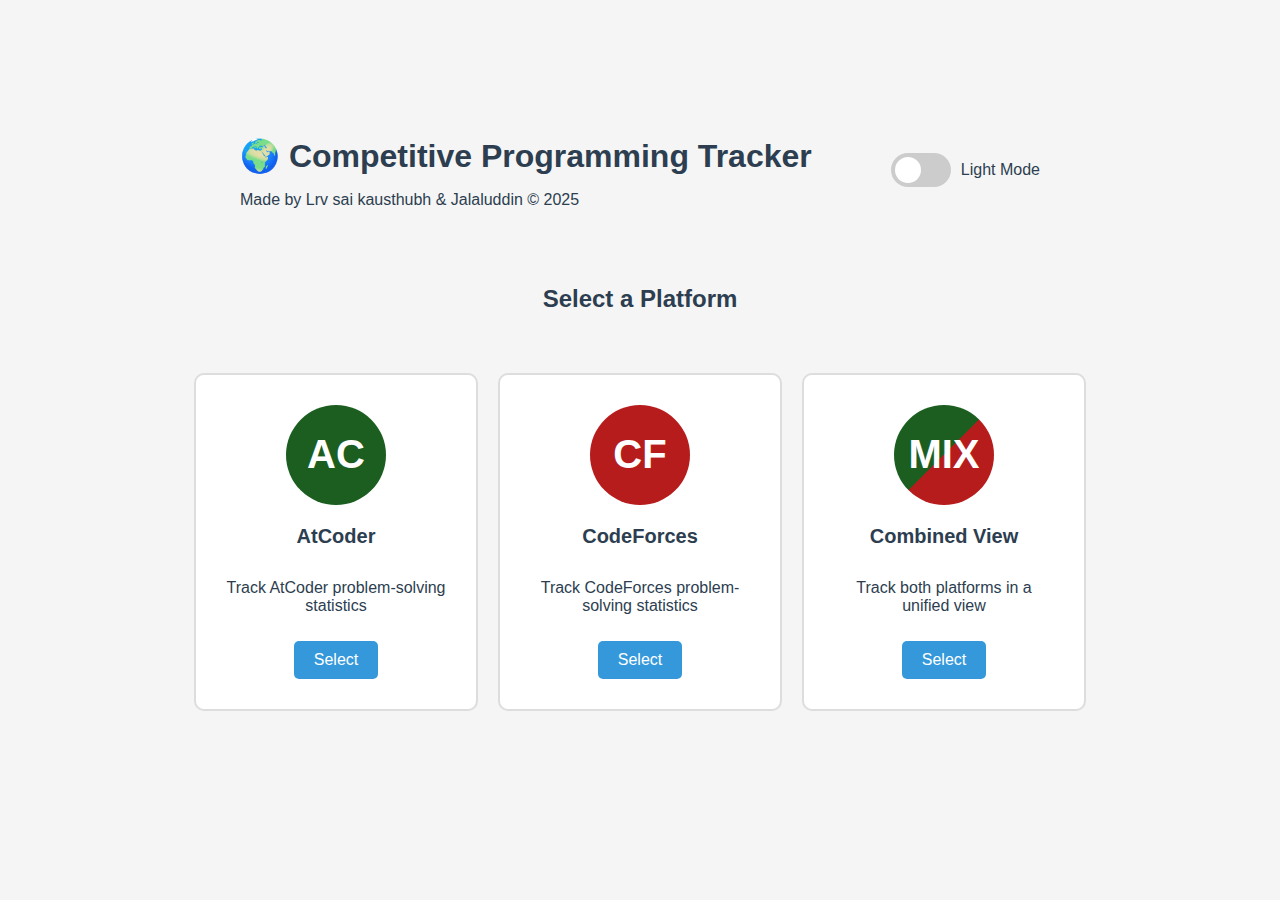
<file: index.html>
<!DOCTYPE html>
<html lang="en" data-theme="light">
<head>
    <meta charset="UTF-8">
    <title>Competitive Programming Tracker</title>
    <meta name="viewport" content="width=device-width, initial-scale=1.0">
    <meta name="robots" content="none,noarchive"/>
    <style>
        :root {
            --bg-color: #f5f5f5;
            --text-color: #2c3e50;
            --card-bg: #fff;
            --card-border: #ddd;
            --button-bg: #3498db;
            --button-text: white;
            --button-hover: #2980b9;
        }
        
        [data-theme="dark"] {
            --bg-color: #1a1a2e;
            --text-color: #e6e6e6;
            --card-bg: #16213e;
            --card-border: #0f3460;
            --button-bg: #0f3460;
            --button-text: #e6e6e6;
            --button-hover: #0a2647;
        }
        
        body {
            font-family: Arial, sans-serif;
            background: var(--bg-color);
            color: var(--text-color);
            padding: 20px;
            transition: all 0.3s ease;
            display: flex;
            flex-direction: column;
            align-items: center;
            justify-content: center;
            min-height: 90vh;
        }
        
        .header-container {
            display: flex;
            justify-content: space-between;
            align-items: center;
            width: 100%;
            max-width: 800px;
            margin-bottom: 40px;
        }
        
        h1 {
            color: var(--text-color);
            margin-bottom: 10px;
        }
        
        .platform-container {
            display: flex;
            flex-wrap: wrap;
            justify-content: center;
            gap: 20px;
            margin: 40px 0;
        }
        
        .platform-card {
            background: var(--card-bg);
            border: 2px solid var(--card-border);
            border-radius: 10px;
            padding: 30px;
            width: 220px;
            text-align: center;
            cursor: pointer;
            transition: all 0.3s ease;
            display: flex;
            flex-direction: column;
            align-items: center;
        }
        
        .platform-card:hover {
            transform: translateY(-10px);
            box-shadow: 0 10px 20px rgba(0,0,0,0.1);
        }
        
        .platform-logo {
            width: 100px;
            height: 100px;
            border-radius: 50%;
            display: flex;
            align-items: center;
            justify-content: center;
            margin: 0 auto 20px;
            font-size: 40px;
            font-weight: bold;
            color: white;
        }
        
        .platform-name {
            font-size: 20px;
            font-weight: bold;
            margin-bottom: 15px;
        }
        
        .platform-button {
            background: var(--button-bg);
            color: var(--button-text);
            border: none;
            padding: 10px 20px;
            border-radius: 5px;
            cursor: pointer;
            transition: background 0.3s;
            text-decoration: none;
            margin-top: 10px;
        }
        
        .platform-button:hover {
            background: var(--button-hover);
        }
        
        /* Theme Switch */
        .theme-switch-wrapper {
            display: flex;
            align-items: center;
        }
        
        .theme-switch {
            display: inline-block;
            position: relative;
            width: 60px;
            height: 34px;
            margin-right: 10px;
        }
        
        .theme-switch input {
            opacity: 0;
            width: 0;
            height: 0;
        }
        
        .slider {
            position: absolute;
            cursor: pointer;
            top: 0;
            left: 0;
            right: 0;
            bottom: 0;
            background-color: #ccc;
            transition: .4s;
        }
        
        .slider:before {
            position: absolute;
            content: "";
            height: 26px;
            width: 26px;
            left: 4px;
            bottom: 4px;
            background-color: white;
            transition: .4s;
        }
        
        input:checked + .slider {
            background-color: var(--button-bg);
        }
        
        input:checked + .slider:before {
            transform: translateX(26px);
        }
        
        .slider.round {
            border-radius: 34px;
        }
        
        .slider.round:before {
            border-radius: 50%;
        }
    </style>
    <script>
        document.addEventListener('DOMContentLoaded', function() {
            // Add theme switch functionality
            const themeSwitch = document.getElementById('checkbox');
            const themeLabel = document.getElementById('theme-label');
            
            // Check if user has previously selected a theme
            const currentTheme = localStorage.getItem('theme') || 'light';
            document.documentElement.setAttribute('data-theme', currentTheme);
            
            // Update checkbox state based on saved preference
            if (currentTheme === 'dark') {
                themeSwitch.checked = true;
                themeLabel.textContent = 'Dark Mode';
            }
            
            // Listen for theme toggle
            themeSwitch.addEventListener('change', function() {
                if (this.checked) {
                    document.documentElement.setAttribute('data-theme', 'dark');
                    localStorage.setItem('theme', 'dark');
                    themeLabel.textContent = 'Dark Mode';
                } else {
                    document.documentElement.setAttribute('data-theme', 'light');
                    localStorage.setItem('theme', 'light');
                    themeLabel.textContent = 'Light Mode';
                }
            });
        });
    </script>
</head>
<body>
    <div class="header-container">
        <div>
            <h1>🌍 Competitive Programming Tracker</h1>
            <p>Made by Lrv sai kausthubh  & Jalaluddin © 2025</p>
        </div>
        <div class="theme-switch-wrapper">
            <label class="theme-switch" for="checkbox">
                <input type="checkbox" id="checkbox" />
                <div class="slider round"></div>
            </label>
            <span id="theme-label">Light Mode</span>
        </div>
    </div>
    
    <h2>Select a Platform</h2>
    
    <div class="platform-container">
        <div class="platform-card">
            <div class="platform-logo" style="background-color: #1b5e20;">AC</div>
            <div class="platform-name">AtCoder</div>
            <p>Track AtCoder problem-solving statistics</p>
            <a href="atcoder.html" class="platform-button">Select</a>
        </div>
        
        <div class="platform-card">
            <div class="platform-logo" style="background-color: #b71c1c;">CF</div>
            <div class="platform-name">CodeForces</div>
            <p>Track CodeForces problem-solving statistics</p>
            <a href="codeforces.html" class="platform-button">Select</a>
        </div>
        
        <!-- New Mixed Platform Card -->
        <div class="platform-card">
            <div class="platform-logo" style="background: linear-gradient(135deg, #1b5e20 0%, #1b5e20 50%, #b71c1c 50%, #b71c1c 100%);">MIX</div>
            <div class="platform-name">Combined View</div>
            <p>Track both platforms in a unified view</p>
            <a href="mix.html" class="platform-button">Select</a>
        </div>
    </div>
</body>

</html>
</file>
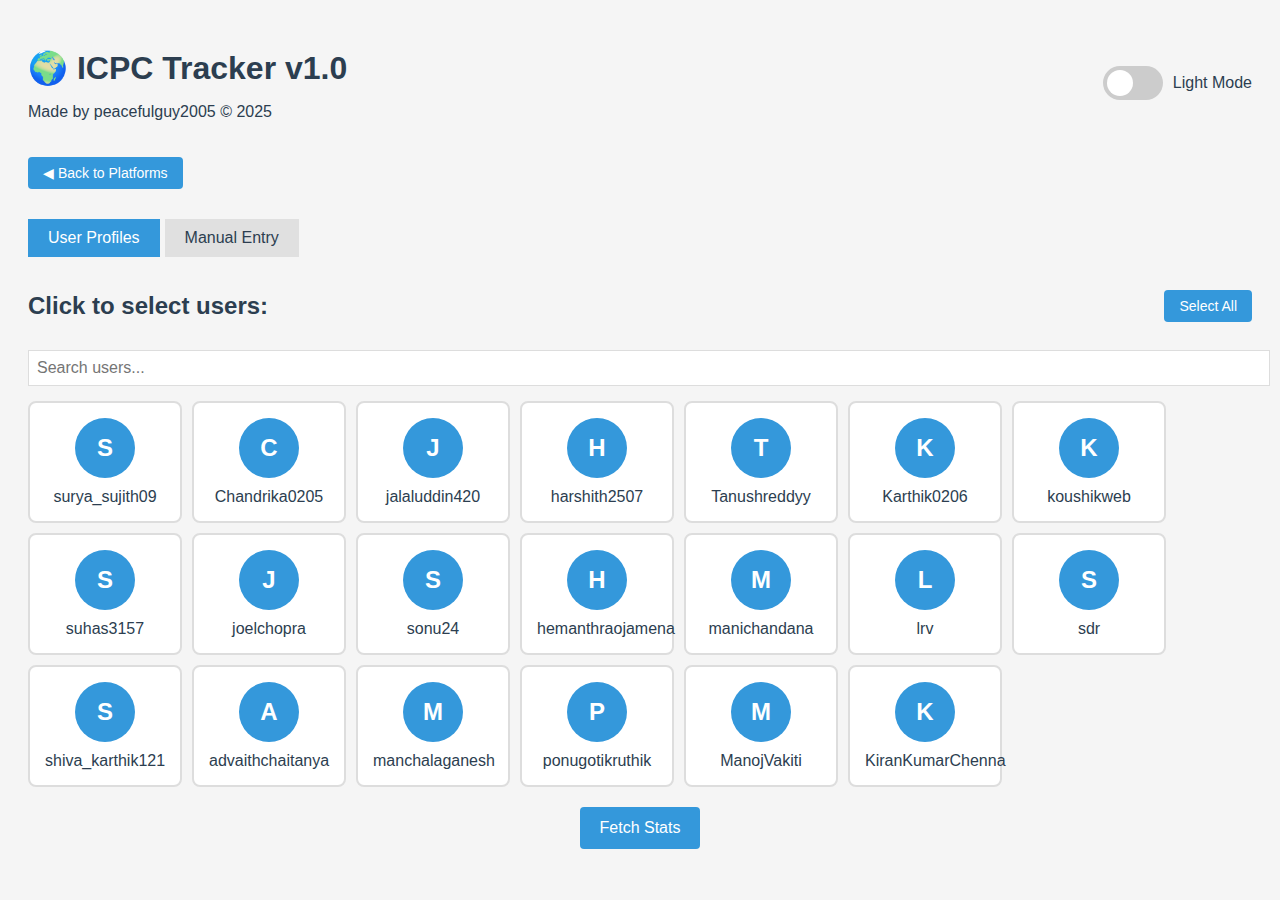
<file: atcoder.html>
<!DOCTYPE html>
<html lang="en" data-theme="light">

<head>
    <meta charset="UTF-8">
    <title>ICPC Tracker v1.0</title>
    
    <link rel="stylesheet" href="atcoder.css">
    <meta charset="UTF-8">
    <meta name="viewport" content="width=device-width, initial-scale=1.0" >
    <meta name="robots" content="none,noarchive"/>
</head>

<body>

    <div class="header-container">
        <div>
            <h1>🌍 ICPC Tracker v1.0</h1>
            <p>Made by peacefulguy2005 © 2025</p>
        </div>
        <div class="theme-switch-wrapper">
            <label class="theme-switch" for="checkbox">
                <input type="checkbox" id="checkbox" />
                <div class="slider round"></div>
            </label>
            <span id="theme-label">Light Mode</span>
        </div>
    </div>

    <div class="nav-buttons">
        <a href="index.html" class="nav-button">◀ Back to Platforms</a>
    </div>

    <div class="tab-container">
        <button class="tab-button active" onclick="showTab('profiles-tab')">User Profiles</button>
        <button class="tab-button" onclick="showTab('manual-tab')">Manual Entry</button>
    </div>

    <div id="profiles-tab" class="tab-content">
        <div class="profiles-header">
            <h2>Click to select users:</h2>
            <button id="select-all-btn" class="action-button">Select All</button>
        </div>
        <div class="search-box">
            <input type="text" id="profile-search" placeholder="Search users...">
        </div>
        <div id="user-profiles" class="user-profiles-container">
            <!-- User profiles will be generated here -->
        </div>
    </div>

    <div id="manual-tab" class="tab-content" style="display:none;">
        <label>Enter AtCoder usernames (one per line):</label><br>
        <textarea id="usernames"></textarea><br>
    </div>

    <button id="fetch-button" onclick="fetchStats()">Fetch Stats</button>

    <p id="timestamp"></p>
    
    <!-- New category filter bar -->
    <div id="category-filter" class="category-filter" style="display:none;">
        <h3>Filter by Problem Categories:</h3>
        <div class="filter-options">
            <label class="filter-checkbox">
                <input type="checkbox" id="filter-all" checked> All
            </label>
            <label class="filter-checkbox">
                <input type="checkbox" id="filter-A" checked> A
            </label>
            <label class="filter-checkbox">
                <input type="checkbox" id="filter-B" checked> B
            </label>
            <label class="filter-checkbox">
                <input type="checkbox" id="filter-C" checked> C
            </label>
            <label class="filter-checkbox">
                <input type="checkbox" id="filter-D" checked> D
            </label>
            <label class="filter-checkbox">
                <input type="checkbox" id="filter-E" checked> E
            </label>
            <label class="filter-checkbox">
                <input type="checkbox" id="filter-F" checked> F
            </label>
            <label class="filter-checkbox">
                <input type="checkbox" id="filter-G" checked> G
            </label>
            <label class="filter-checkbox">
                <input type="checkbox" id="filter-H" checked> H/Ex
            </label>
        </div>
        <button id="apply-filter" class="action-button">Apply Filter</button>
    </div>
    
    <div id="table-container"></div>

    <script src="atcoder.js"></script>
</body>

</html>
</file>
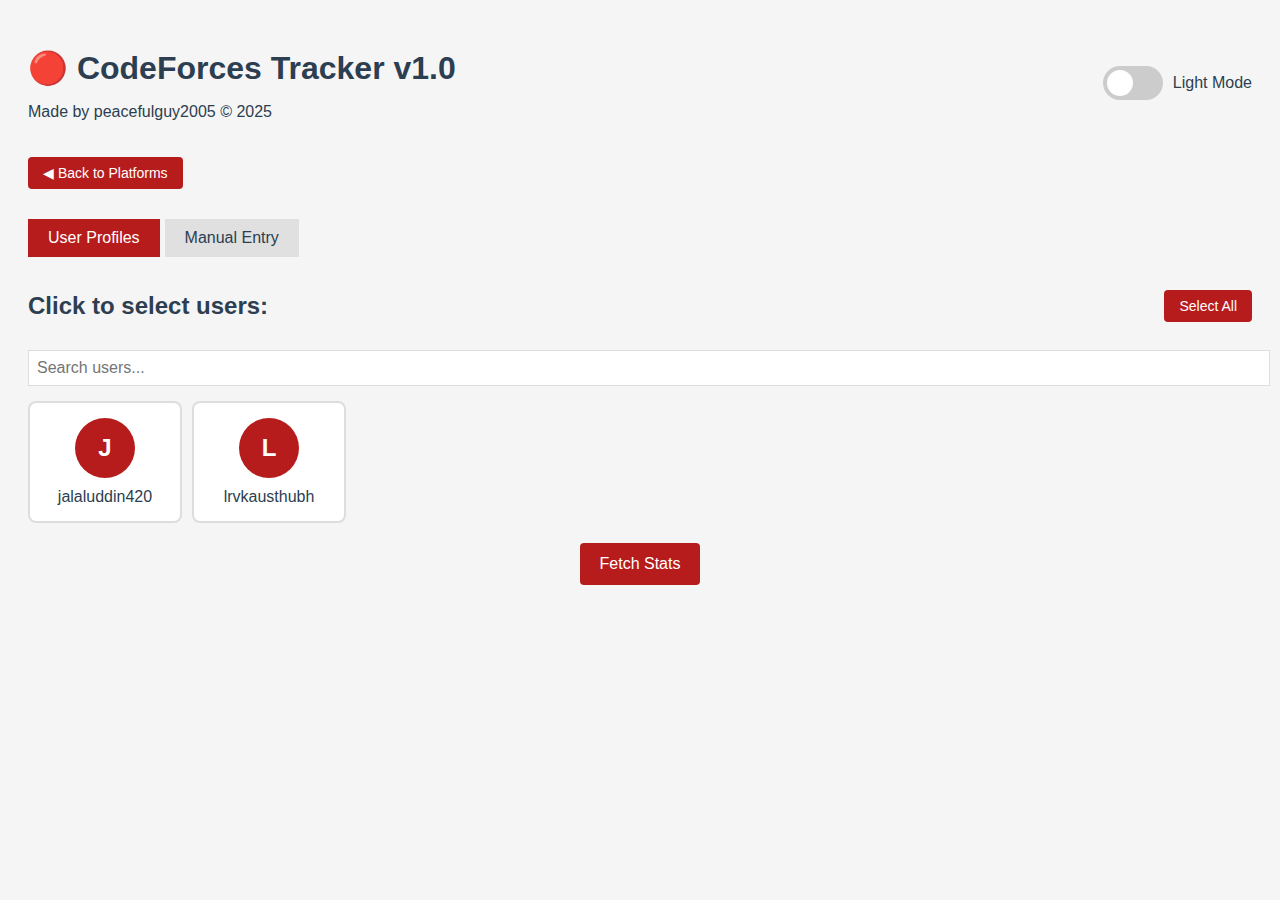
<file: codeforces.html>
<!DOCTYPE html>
<html lang="en" data-theme="light">

<head>
    <meta charset="UTF-8">
    <title>CodeForces Tracker v1.0</title>
    
    <link rel="stylesheet" href="codeforces.css">
    <meta charset="UTF-8">
    <meta name="viewport" content="width=device-width, initial-scale=1.0">
    <meta name="robots" content="none,noarchive"/>
</head>

<body>
    <div class="header-container">
        <div>
            <h1>🔴 CodeForces Tracker v1.0</h1>
            <p>Made by peacefulguy2005 © 2025</p>
        </div>
        <div class="theme-switch-wrapper">
            <label class="theme-switch" for="checkbox">
                <input type="checkbox" id="checkbox" />
                <div class="slider round"></div>
            </label>
            <span id="theme-label">Light Mode</span>
        </div>
    </div>

    <div class="nav-buttons">
        <a href="index.html" class="nav-button">◀ Back to Platforms</a>
    </div>

    <div class="tab-container">
        <button class="tab-button active" onclick="showTab('profiles-tab')">User Profiles</button>
        <button class="tab-button" onclick="showTab('manual-tab')">Manual Entry</button>
    </div>

    <div id="profiles-tab" class="tab-content">
        <div class="profiles-header">
            <h2>Click to select users:</h2>
            <button id="select-all-btn" class="action-button">Select All</button>
        </div>
        <div class="search-box">
            <input type="text" id="profile-search" placeholder="Search users...">
        </div>
        <div id="user-profiles" class="user-profiles-container">
            <!-- User profiles will be generated here -->
        </div>
    </div>

    <div id="manual-tab" class="tab-content" style="display:none;">
        <label>Enter CodeForces usernames (one per line):</label><br>
        <textarea id="usernames"></textarea><br>
    </div>

    <button id="fetch-button" onclick="fetchStats()">Fetch Stats</button>

    <p id="timestamp"></p>
    <div id="table-container"></div>

    <script src="codeforces.js"></script>
</body>

</html>
</file>
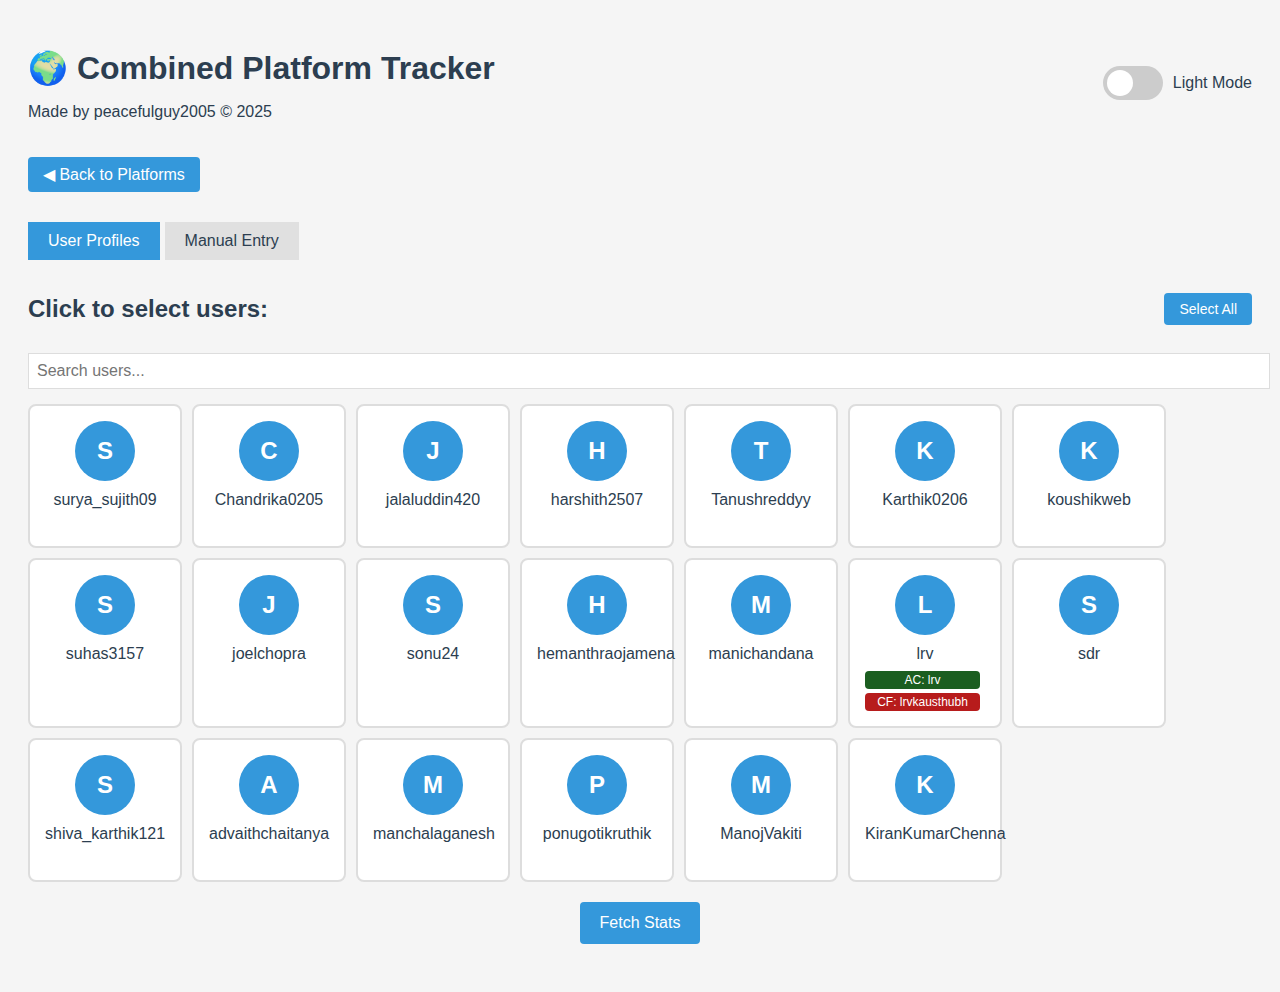
<file: mix.html>
<!DOCTYPE html>
<html lang="en" data-theme="light">

<head>
    <meta charset="UTF-8">
    <title>Combined Platform Tracker</title>
    
    <link rel="stylesheet" href="mix.css">
    <meta charset="UTF-8">
    <meta name="viewport" content="width=device-width, initial-scale=1.0" >
    <meta name="robots" content="none,noarchive"/>
</head>

<body>

    <div class="header-container">
        <div>
            <h1>🌍 Combined Platform Tracker</h1>
            <p>Made by peacefulguy2005 © 2025</p>
        </div>
        <div class="theme-switch-wrapper">
            <label class="theme-switch" for="checkbox">
                <input type="checkbox" id="checkbox" />
                <div class="slider round"></div>
            </label>
            <span id="theme-label">Light Mode</span>
        </div>
    </div>

    <div class="nav-buttons">
        <a href="index.html" class="nav-button">◀ Back to Platforms</a>
    </div>

    <div class="tab-container">
        <button class="tab-button active" onclick="showTab('profiles-tab')">User Profiles</button>
        <button class="tab-button" onclick="showTab('manual-tab')">Manual Entry</button>
    </div>

    <div id="profiles-tab" class="tab-content">
        <div class="profiles-header">
            <h2>Click to select users:</h2>
            <button id="select-all-btn" class="action-button">Select All</button>
        </div>
        <div class="search-box">
            <input type="text" id="profile-search" placeholder="Search users...">
        </div>
        <div id="user-profiles" class="user-profiles-container">
            <!-- User profiles will be generated here -->
        </div>
    </div>

    <div id="manual-tab" class="tab-content" style="display:none;">
        <label>Enter usernames (one per line):</label><br>
        <textarea id="usernames"></textarea><br>
        <div class="platform-options">
            <p>Select which platforms to fetch:</p>
            <label class="platform-checkbox">
                <input type="checkbox" id="platform-atcoder" checked> AtCoder
            </label>
            <label class="platform-checkbox">
                <input type="checkbox" id="platform-codeforces" checked> CodeForces
            </label>
        </div>
    </div>

    <button id="fetch-button" onclick="fetchStats()">Fetch Stats</button>

    <p id="timestamp"></p>
    
    <!-- Platform selection for filter -->
    <div id="platform-filter" class="platform-filter" style="display:none;">
        <h3>Select Platforms:</h3>
        <div class="platform-options">
            <label class="platform-checkbox">
                <input type="checkbox" id="show-atcoder" checked> AtCoder
            </label>
            <label class="platform-checkbox">
                <input type="checkbox" id="show-codeforces" checked> CodeForces
            </label>
        </div>
    </div>
    
    <!-- Category filter -->
    <div id="category-filter" class="category-filter" style="display:none;">
        <h3>Filter by Problem Categories:</h3>
        <div class="filter-options">
            <label class="filter-checkbox">
                <input type="checkbox" id="filter-all" checked> All
            </label>
            <div id="atcoder-categories">
                <h4>AtCoder</h4>
                <div class="filter-group">
                    <label class="filter-checkbox">
                        <input type="checkbox" id="filter-A" checked> A
                    </label>
                    <label class="filter-checkbox">
                        <input type="checkbox" id="filter-B" checked> B
                    </label>
                    <label class="filter-checkbox">
                        <input type="checkbox" id="filter-C" checked> C
                    </label>
                    <label class="filter-checkbox">
                        <input type="checkbox" id="filter-D" checked> D
                    </label>
                    <label class="filter-checkbox">
                        <input type="checkbox" id="filter-E" checked> E
                    </label>
                    <label class="filter-checkbox">
                        <input type="checkbox" id="filter-F" checked> F
                    </label>
                    <label class="filter-checkbox">
                        <input type="checkbox" id="filter-G" checked> G
                    </label>
                    <label class="filter-checkbox">
                        <input type="checkbox" id="filter-H" checked> H/Ex
                    </label>
                </div>
            </div>
            <!-- Replace the CodeForces categories section with this -->
<div id="codeforces-categories">
    <h4>CodeForces</h4>
    <div class="filter-group">
        <label class="filter-checkbox">
            <input type="checkbox" id="filter-CF-800" checked> 800-999
        </label>
        <label class="filter-checkbox">
            <input type="checkbox" id="filter-CF-1000" checked> 1000-1199
        </label>
        <label class="filter-checkbox">
            <input type="checkbox" id="filter-CF-1200" checked> 1200-1399
        </label>
        <label class="filter-checkbox">
            <input type="checkbox" id="filter-CF-1400" checked> 1400-1599
        </label>
        <label class="filter-checkbox">
            <input type="checkbox" id="filter-CF-1600" checked> 1600-1899
        </label>
        <label class="filter-checkbox">
            <input type="checkbox" id="filter-CF-1900" checked> 1900+
        </label>
    </div>
</div>
        </div>
        <button id="apply-filter" class="action-button">Apply Filter</button>
    </div>
    
    <div id="table-container"></div>

    <script src="mix.js"></script>
</body>

</html>
</file>
<file: atcoder.css>
:root {
    --bg-color: #f5f5f5;
    --text-color: #2c3e50;
    --header-color: #2c3e50;
    --card-bg: #fff;
    --card-border: #ddd;
    --table-bg: #fff;
    --table-border: #ddd;
    --table-header-bg: #3498db;
    --table-header-text: white;
    --table-row-alt: #f2f2f2;
    --button-bg: #3498db;
    --button-text: white;
    --button-hover: #2980b9;
    --tab-bg: #e0e0e0;
    --tab-active-bg: #3498db;
    --tab-active-text: white;
    --selected-bg: #e1f5fe;
    --selected-border: #3498db;
    --avatar-bg: #3498db;
    --avatar-text: white;
}

[data-theme="dark"] {
    --bg-color: #1a1a2e;
    --text-color: #e6e6e6;
    --header-color: #e6e6e6;
    --card-bg: #16213e;
    --card-border: #0f3460;
    --table-bg: #16213e;
    --table-border: #0f3460;
    --table-header-bg: #0f3460;
    --table-header-text: #e6e6e6;
    --table-row-alt: #1a1a2e;
    --button-bg: #0f3460;
    --button-text: #e6e6e6;
    --button-hover: #0a2647;
    --tab-bg: #16213e;
    --tab-active-bg: #0f3460;
    --tab-active-text: #e6e6e6;
    --selected-bg: #0a2647;
    --selected-border: #3498db;
    --avatar-bg: #0f3460;
    --avatar-text: #e6e6e6;
}

body {
    font-family: Arial, sans-serif;
    background: var(--bg-color);
    padding: 20px;
    color: var(--text-color);
    transition: all 0.3s ease;
}

.header-container {
    display: flex;
    justify-content: space-between;
    align-items: center;
    margin-bottom: 20px;
}

h1 {
    color: var(--header-color);
    margin-bottom: 5px;
}

table {
    border-collapse: collapse;
    width: 100%;
    background: var(--table-bg);
    margin-top: 20px;
}

th,
td {
    border: 1px solid var(--table-border);
    padding: 8px;
    text-align: center;
}

th {
    background-color: var(--table-header-bg);
    color: var(--table-header-text);
}

tr.top {
    background-color: gold;
    font-weight: bold;
}

tr:nth-child(even) {
    background-color: var(--table-row-alt);
}

button {
    padding: 10px 15px;
    font-size: 16px;
    cursor: pointer;
    margin-top: 10px;
}

textarea {
    width: 100%;
    height: 100px;
    font-size: 16px;
    padding: 10px;
    background: var(--card-bg);
    color: var(--text-color);
    border: 1px solid var(--card-border);
}

#timestamp {
    margin-top: 10px;
    color: var(--text-color);
}

/* User profiles styles */
.tab-container {
    display: flex;
    margin-bottom: 15px;
}

.tab-button {
    background: var(--tab-bg);
    border: none;
    padding: 10px 20px;
    margin-right: 5px;
    cursor: pointer;
    color: var(--text-color);
}

.tab-button.active {
    background: var(--tab-active-bg);
    color: var(--tab-active-text);
}

.tab-content {
    margin-bottom: 20px;
}

.profiles-header {
    display: flex;
    justify-content: space-between;
    align-items: center;
    margin-bottom: 10px;
}

.search-box {
    margin-bottom: 15px;
}

.search-box input {
    width: 100%;
    padding: 8px;
    font-size: 16px;
    background: var(--card-bg);
    color: var(--text-color);
    border: 1px solid var(--card-border);
}

.user-profiles-container {
    display: flex;
    flex-wrap: wrap;
    gap: 10px;
    margin-bottom: 20px;
}

.user-profile {
    background: var(--card-bg);
    border: 2px solid var(--card-border);
    border-radius: 8px;
    padding: 15px;
    width: 120px;
    text-align: center;
    cursor: pointer;
    transition: all 0.2s ease;
}

.user-profile:hover {
    transform: translateY(-3px);
    box-shadow: 0 5px 15px rgba(0,0,0,0.1);
}

.user-profile.selected {
    background: var(--selected-bg);
    border-color: var(--selected-border);
}

.user-profile .avatar {
    width: 60px;
    height: 60px;
    background: var(--avatar-bg);
    border-radius: 50%;
    display: flex;
    align-items: center;
    justify-content: center;
    margin: 0 auto 10px;
    color: var(--avatar-text);
    font-size: 24px;
    font-weight: bold;
}

#fetch-button {
    background: var(--button-bg);
    color: var(--button-text);
    border: none;
    padding: 12px 20px;
    font-size: 16px;
    border-radius: 4px;
    cursor: pointer;
    transition: background 0.3s;
    display: block;
    margin: 20px auto;
}

#fetch-button:hover {
    background: var(--button-hover);
}

.action-button {
    background: var(--button-bg);
    color: var(--button-text);
    border: none;
    padding: 8px 15px;
    font-size: 14px;
    border-radius: 4px;
    cursor: pointer;
    margin: 0;
}

.action-button:hover {
    background: var(--button-hover);
}

/* Theme Switch */
.theme-switch-wrapper {
    display: flex;
    align-items: center;
}

.theme-switch {
    display: inline-block;
    position: relative;
    width: 60px;
    height: 34px;
    margin-right: 10px;
}

.theme-switch input {
    opacity: 0;
    width: 0;
    height: 0;
}

.slider {
    position: absolute;
    cursor: pointer;
    top: 0;
    left: 0;
    right: 0;
    bottom: 0;
    background-color: #ccc;
    transition: .4s;
}

.slider:before {
    position: absolute;
    content: "";
    height: 26px;
    width: 26px;
    left: 4px;
    bottom: 4px;
    background-color: white;
    transition: .4s;
}

input:checked + .slider {
    background-color: var(--button-bg);
}

input:checked + .slider:before {
    transform: translateX(26px);
}

.slider.round {
    border-radius: 34px;
}

.slider.round:before {
    border-radius: 50%;
}

/* Add these styles to the existing icpc.css file */

.nav-buttons {
    margin-bottom: 20px;
}

.nav-button {
    background: var(--button-bg);
    color: var(--button-text);
    border: none;
    padding: 8px 15px;
    text-decoration: none;
    border-radius: 4px;
    font-size: 14px;
    display: inline-block;
}

.nav-button:hover {
    background: var(--button-hover);
}


/* Add these styles to your existing atcoder.css file */

/* Category Filter Styles */
.category-filter {
    background: var(--card-bg);
    border: 1px solid var(--card-border);
    border-radius: 8px;
    padding: 15px;
    margin: 20px 0;
}

.category-filter h3 {
    margin-top: 0;
    margin-bottom: 15px;
    color: var(--text-color);
}

.filter-options {
    display: flex;
    flex-wrap: wrap;
    gap: 15px;
    margin-bottom: 15px;
}

.filter-checkbox {
    display: flex;
    align-items: center;
    cursor: pointer;
    user-select: none;
    color: var(--text-color);
}

.filter-checkbox input {
    margin-right: 5px;
    cursor: pointer;
}

#apply-filter {
    background: var(--button-bg);
    color: var(--button-text);
    border: none;
    padding: 8px 15px;
    font-size: 14px;
    border-radius: 4px;
    cursor: pointer;
}

#apply-filter:hover {
    background: var(--button-hover);
}

/* Column visibility style */
.hidden-column {
    display: none;
}

/* Summary row style */
tr.summary-row {
    background-color: var(--selected-bg);
    font-weight: bold;
}

/* Filter tag style */
.active-filters {
    display: flex;
    flex-wrap: wrap;
    gap: 8px;
    margin-bottom: 10px;
}

.filter-tag {
    background: var(--selected-bg);
    color: var(--text-color);
    padding: 4px 10px;
    border-radius: 20px;
    font-size: 14px;
    display: inline-flex;
    align-items: center;
}

.filter-tag .remove {
    margin-left: 5px;
    cursor: pointer;
    font-weight: bold;
}
</file>
<file: codeforces.css>
:root {
    --bg-color: #f5f5f5;
    --text-color: #2c3e50;
    --header-color: #2c3e50;
    --card-bg: #fff;
    --card-border: #ddd;
    --table-bg: #fff;
    --table-border: #ddd;
    --table-header-bg: #b71c1c; /* Red for CodeForces */
    --table-header-text: white;
    --table-row-alt: #f2f2f2;
    --button-bg: #b71c1c; /* Red for CodeForces */
    --button-text: white;
    --button-hover: #8b0000; /* Darker red for hover */
    --tab-bg: #e0e0e0;
    --tab-active-bg: #b71c1c; /* Red for CodeForces */
    --tab-active-text: white;
    --selected-bg: #ffebee; /* Light red for selection */
    --selected-border: #b71c1c;
    --avatar-bg: #b71c1c;
    --avatar-text: white;
}

[data-theme="dark"] {
    --bg-color: #1a1a2e;
    --text-color: #e6e6e6;
    --header-color: #e6e6e6;
    --card-bg: #16213e;
    --card-border: #0f3460;
    --table-bg: #16213e;
    --table-border: #0f3460;
    --table-header-bg: #8b0000; /* Darker red for dark mode */
    --table-header-text: #e6e6e6;
    --table-row-alt: #1a1a2e;
    --button-bg: #8b0000; /* Darker red for dark mode */
    --button-text: #e6e6e6;
    --button-hover: #5c0000;
    --tab-bg: #16213e;
    --tab-active-bg: #8b0000;
    --tab-active-text: #e6e6e6;
    --selected-bg: #310000; /* Very dark red for dark mode selection */
    --selected-border: #b71c1c;
    --avatar-bg: #8b0000;
    --avatar-text: #e6e6e6;
}

body {
    font-family: Arial, sans-serif;
    background: var(--bg-color);
    padding: 20px;
    color: var(--text-color);
    transition: all 0.3s ease;
}

.header-container {
    display: flex;
    justify-content: space-between;
    align-items: center;
    margin-bottom: 20px;
}

h1 {
    color: var(--header-color);
    margin-bottom: 5px;
}

table {
    border-collapse: collapse;
    width: 100%;
    background: var(--table-bg);
    margin-top: 20px;
}

th,
td {
    border: 1px solid var(--table-border);
    padding: 8px;
    text-align: center;
}

th {
    background-color: var(--table-header-bg);
    color: var(--table-header-text);
}

tr.top {
    background-color: gold;
    font-weight: bold;
}

tr:nth-child(even) {
    background-color: var(--table-row-alt);
}

button {
    padding: 10px 15px;
    font-size: 16px;
    cursor: pointer;
    margin-top: 10px;
}

textarea {
    width: 100%;
    height: 100px;
    font-size: 16px;
    padding: 10px;
    background: var(--card-bg);
    color: var(--text-color);
    border: 1px solid var(--card-border);
}

#timestamp {
    margin-top: 10px;
    color: var(--text-color);
}

.nav-buttons {
    margin-bottom: 20px;
}

.nav-button {
    background: var(--button-bg);
    color: var(--button-text);
    border: none;
    padding: 8px 15px;
    text-decoration: none;
    border-radius: 4px;
    font-size: 14px;
    display: inline-block;
}

.nav-button:hover {
    background: var(--button-hover);
}

/* User profiles styles */
.tab-container {
    display: flex;
    margin-bottom: 15px;
}

.tab-button {
    background: var(--tab-bg);
    border: none;
    padding: 10px 20px;
    margin-right: 5px;
    cursor: pointer;
    color: var(--text-color);
}

.tab-button.active {
    background: var(--tab-active-bg);
    color: var(--tab-active-text);
}

.tab-content {
    margin-bottom: 20px;
}

.profiles-header {
    display: flex;
    justify-content: space-between;
    align-items: center;
    margin-bottom: 10px;
}

.search-box {
    margin-bottom: 15px;
}

.search-box input {
    width: 100%;
    padding: 8px;
    font-size: 16px;
    background: var(--card-bg);
    color: var(--text-color);
    border: 1px solid var(--card-border);
}

.user-profiles-container {
    display: flex;
    flex-wrap: wrap;
    gap: 10px;
    margin-bottom: 20px;
}

.user-profile {
    background: var(--card-bg);
    border: 2px solid var(--card-border);
    border-radius: 8px;
    padding: 15px;
    width: 120px;
    text-align: center;
    cursor: pointer;
    transition: all 0.2s ease;
}

.user-profile:hover {
    transform: translateY(-3px);
    box-shadow: 0 5px 15px rgba(0,0,0,0.1);
}

.user-profile.selected {
    background: var(--selected-bg);
    border-color: var(--selected-border);
}

.user-profile .avatar {
    width: 60px;
    height: 60px;
    background: var(--avatar-bg);
    border-radius: 50%;
    display: flex;
    align-items: center;
    justify-content: center;
    margin: 0 auto 10px;
    color: var(--avatar-text);
    font-size: 24px;
    font-weight: bold;
}

#fetch-button {
    background: var(--button-bg);
    color: var(--button-text);
    border: none;
    padding: 12px 20px;
    font-size: 16px;
    border-radius: 4px;
    cursor: pointer;
    transition: background 0.3s;
    display: block;
    margin: 20px auto;
}

#fetch-button:hover {
    background: var(--button-hover);
}

.action-button {
    background: var(--button-bg);
    color: var(--button-text);
    border: none;
    padding: 8px 15px;
    font-size: 14px;
    border-radius: 4px;
    cursor: pointer;
    margin: 0;
}

.action-button:hover {
    background: var(--button-hover);
}

/* Theme Switch */
.theme-switch-wrapper {
    display: flex;
    align-items: center;
}

.theme-switch {
    display: inline-block;
    position: relative;
    width: 60px;
    height: 34px;
    margin-right: 10px;
}

.theme-switch input {
    opacity: 0;
    width: 0;
    height: 0;
}

.slider {
    position: absolute;
    cursor: pointer;
    top: 0;
    left: 0;
    right: 0;
    bottom: 0;
    background-color: #ccc;
    transition: .4s;
}

.slider:before {
    position: absolute;
    content: "";
    height: 26px;
    width: 26px;
    left: 4px;
    bottom: 4px;
    background-color: white;
    transition: .4s;
}

input:checked + .slider {
    background-color: var(--button-bg);
}

input:checked + .slider:before {
    transform: translateX(26px);
}

.slider.round {
    border-radius: 34px;
}

.slider.round:before {
    border-radius: 50%;
}
</file>
<file: mix.css>
:root {
    --bg-color: #f5f5f5;
    --text-color: #2c3e50;
    --header-color: #2c3e50;
    --card-bg: #fff;
    --card-border: #ddd;
    --table-bg: #fff;
    --table-border: #ddd;
    --table-header-bg: #3498db;
    --table-header-text: white;
    --table-row-alt: #f2f2f2;
    --button-bg: #3498db;
    --button-text: white;
    --button-hover: #2980b9;
    --tab-bg: #e0e0e0;
    --tab-active-bg: #3498db;
    --tab-active-text: white;
    --selected-bg: #e1f5fe;
    --selected-border: #3498db;
    --avatar-bg: #3498db;
    --avatar-text: white;
    --atcoder-color: #1b5e20;
    --codeforces-color: #b71c1c;


    --platform-header-bg: #f0f0f0;
    --platform-textarea-bg: #ffffff;
    --platform-hint-bg: rgba(255, 193, 7, 0.1);
}

[data-theme="dark"] {
    --bg-color: #1a1a2e;
    --text-color: #e6e6e6;
    --header-color: #e6e6e6;
    --card-bg: #16213e;
    --card-border: #0f3460;
    --table-bg: #16213e;
    --table-border: #0f3460;
    --table-header-bg: #0f3460;
    --table-header-text: #e6e6e6;
    --table-row-alt: #1a1a2e;
    --button-bg: #0f3460;
    --button-text: #e6e6e6;
    --button-hover: #0a2647;
    --tab-bg: #16213e;
    --tab-active-bg: #0f3460;
    --tab-active-text: #e6e6e6;
    --selected-bg: #0a2647;
    --selected-border: #3498db;
    --avatar-bg: #0f3460;
    --avatar-text: #e6e6e6;
    --atcoder-color: #2e7d32;
    --codeforces-color: #c62828;

    /* ...existing variables... */
    --platform-header-bg: #1e293b;
    --platform-textarea-bg: #15213e;
    --platform-hint-bg: #2c2815;
}

body {
    font-family: Arial, sans-serif;
    background: var(--bg-color);
    padding: 20px;
    color: var(--text-color);
    transition: all 0.3s ease;
}

.header-container {
    display: flex;
    justify-content: space-between;
    align-items: center;
    margin-bottom: 20px;
}

h1 {
    color: var(--header-color);
    margin-bottom: 5px;
}

h4 {
    margin: 10px 0 5px 0;
    color: var(--header-color);
}

table {
    border-collapse: collapse;
    width: 100%;
    background: var(--table-bg);
    margin-top: 20px;
}

th,
td {
    border: 1px solid var(--table-border);
    padding: 8px;
    text-align: center;
}

th {
    background-color: var(--table-header-bg);
    color: var(--table-header-text);
}

tr.top {
    background-color: gold;
    font-weight: bold;
}

tr:nth-child(even) {
    background-color: var(--table-row-alt);
}

button {
    padding: 10px 15px;
    font-size: 16px;
    cursor: pointer;
    margin-top: 10px;
}

textarea {
    width: 100%;
    height: 100px;
    font-size: 16px;
    padding: 10px;
    background: var(--card-bg);
    color: var(--text-color);
    border: 1px solid var(--card-border);
}

#timestamp {
    margin-top: 10px;
    color: var(--text-color);
}

/* User profiles styles */
.tab-container {
    display: flex;
    margin-bottom: 15px;
}

.tab-button {
    background: var(--tab-bg);
    border: none;
    padding: 10px 20px;
    margin-right: 5px;
    cursor: pointer;
    color: var(--text-color);
}

.tab-button.active {
    background: var(--tab-active-bg);
    color: var(--tab-active-text);
}

.tab-content {
    margin-bottom: 20px;
}

.profiles-header {
    display: flex;
    justify-content: space-between;
    align-items: center;
    margin-bottom: 10px;
}

.search-box {
    margin-bottom: 15px;
}

.search-box input {
    width: 100%;
    padding: 8px;
    font-size: 16px;
    background: var(--card-bg);
    color: var(--text-color);
    border: 1px solid var(--card-border);
}

.user-profiles-container {
    display: flex;
    flex-wrap: wrap;
    gap: 10px;
    margin-bottom: 20px;
}

.user-profile {
    background: var(--card-bg);
    border: 2px solid var(--card-border);
    border-radius: 8px;
    padding: 15px;
    width: 120px;
    text-align: center;
    cursor: pointer;
    transition: all 0.2s ease;
}

.user-profile:hover {
    transform: translateY(-3px);
    box-shadow: 0 5px 15px rgba(0,0,0,0.1);
}

.user-profile.selected {
    background: var(--selected-bg);
    border-color: var(--selected-border);
}

.user-profile .avatar {
    width: 60px;
    height: 60px;
    background: var(--avatar-bg);
    border-radius: 50%;
    display: flex;
    align-items: center;
    justify-content: center;
    margin: 0 auto 10px;
    color: var(--avatar-text);
    font-size: 24px;
    font-weight: bold;
}

#fetch-button {
    background: var(--button-bg);
    color: var(--button-text);
    border: none;
    padding: 12px 20px;
    font-size: 16px;
    border-radius: 4px;
    cursor: pointer;
    transition: background 0.3s;
    display: block;
    margin: 20px auto;
}

#fetch-button:hover {
    background: var(--button-hover);
}

.action-button {
    background: var(--button-bg);
    color: var(--button-text);
    border: none;
    padding: 8px 15px;
    font-size: 14px;
    border-radius: 4px;
    cursor: pointer;
    margin: 0;
}

.action-button:hover {
    background: var(--button-hover);
}

.nav-button {
    display: inline-block;
    padding: 8px 15px;
    background: var(--button-bg);
    color: var(--button-text);
    text-decoration: none;
    border-radius: 4px;
    margin-bottom: 20px;
    transition: background 0.3s;
}

.nav-button:hover {
    background: var(--button-hover);
}

/* Theme Switch */
.theme-switch-wrapper {
    display: flex;
    align-items: center;
}

.theme-switch {
    display: inline-block;
    position: relative;
    width: 60px;
    height: 34px;
    margin-right: 10px;
}

.theme-switch input {
    opacity: 0;
    width: 0;
    height: 0;
}

.slider {
    position: absolute;
    cursor: pointer;
    top: 0;
    left: 0;
    right: 0;
    bottom: 0;
    background-color: #ccc;
    transition: .4s;
}

.slider:before {
    position: absolute;
    content: "";
    height: 26px;
    width: 26px;
    left: 4px;
    bottom: 4px;
    background-color: white;
    transition: .4s;
}

input:checked + .slider {
    background-color: var(--button-bg);
}

input:checked + .slider:before {
    transform: translateX(26px);
}

.slider.round {
    border-radius: 34px;
}

.slider.round:before {
    border-radius: 50%;
}

/* Filter styles */
.category-filter, .platform-filter {
    background: var(--card-bg);
    border: 1px solid var(--card-border);
    border-radius: 8px;
    padding: 15px;
    margin: 20px 0;
}

.category-filter h3, .platform-filter h3 {
    margin-top: 0;
    margin-bottom: 15px;
    color: var(--text-color);
}

.filter-options {
    margin-bottom: 15px;
}

.filter-group {
    display: flex;
    flex-wrap: wrap;
    gap: 15px;
    margin-bottom: 15px;
    padding-left: 15px;
}

.filter-checkbox, .platform-checkbox {
    display: flex;
    align-items: center;
    cursor: pointer;
    user-select: none;
    color: var(--text-color);
}

.filter-checkbox input, .platform-checkbox input {
    margin-right: 5px;
    cursor: pointer;
}

.platform-options {
    display: flex;
    flex-wrap: wrap;
    gap: 15px;
    margin: 10px 0;
}

#apply-filter {
    background: var(--button-bg);
    color: var(--button-text);
    border: none;
    padding: 8px 15px;
    font-size: 14px;
    border-radius: 4px;
    cursor: pointer;
}

#apply-filter:hover {
    background: var(--button-hover);
}

/* Platform specific colors */
.platform-tag {
    display: inline-block;
    padding: 2px 6px;
    border-radius: 4px;
    font-size: 12px;
    margin-right: 5px;
}

.atcoder-tag {
    background-color: var(--atcoder-color);
    color: white;
}

.codeforces-tag {
    background-color: var(--codeforces-color);
    color: white;
}

.summary-row {
    background-color: var(--selected-bg);
    font-weight: bold;
}

/* Active filters style */
.active-filters {
    display: flex;
    flex-wrap: wrap;
    gap: 8px;
    margin-bottom: 10px;
    align-items: center;
}

.filter-tag {
    background: var(--selected-bg);
    color: var(--text-color);
    padding: 4px 10px;
    border-radius: 20px;
    font-size: 14px;
    display: inline-flex;
    align-items: center;
}

.platform-tag {
    display: inline-block;
    padding: 2px 6px;
    border-radius: 4px;
    font-size: 12px;
    margin-right: 5px;
}

.atcoder-tag {
    background-color: var(--atcoder-color);
    color: white;
}

.codeforces-tag {
    background-color: var(--codeforces-color);
    color: white;
}


/* Add to mix.css */
.platform-entry {
    margin-bottom: 20px;
}

.platform-entry h3 {
    display: flex;
    align-items: center;
    gap: 8px;
    margin: 0;
    padding: 10px 15px;
    background-color: var(--platform-header-bg);
    font-size: 16px;
    font-weight: bold;
    color: var(--text-color);
}

.platform-usernames {
    margin-top: 8px;
    font-size: 12px;
    display: flex;
    flex-direction: column;
    gap: 4px;
}

.platform-hint {
    margin: 15px 0;
    padding: 10px;
    background-color: rgba(255, 193, 7, 0.2);
    border-left: 4px solid #ffc107;
    color: var(--text-color);
}

.user-profile {
    min-height: 110px;
}


/* Add these new styles at the end of your existing CSS file */

/* Platform header colors */
.atcoder-header {
    background-color: #a5d6a7 !important; /* Light green */
    color: #1b5e20 !important; /* Darker green for text */
}

.codeforces-header {
    background-color: #ef9a9a !important; /* Light red */
    color: #b71c1c !important; /* Darker red for text */
}

/* For dark theme */
[data-theme="dark"] .atcoder-header {
    background-color: #2e7d32 !important; /* Darker green for dark mode */
    color: #e8f5e9 !important; /* Light text */
}

[data-theme="dark"] .codeforces-header {
    background-color: #c62828 !important; /* Darker red for dark mode */
    color: #ffebee !important; /* Light text */
}


/* Platform icons */
.platform-icon {
    display: inline-flex;
    align-items: center;
    justify-content: center;
    width: 24px;
    height: 24px;
    border-radius: 50%;
    font-size: 12px;
    font-weight: bold;
    color: white;
    margin-right: 6px;
}

.atcoder-icon {
    background-color: var(--atcoder-color);
}

.codeforces-icon {
    background-color: var(--codeforces-color);
}


/* Dropdown styles */
/* this part is for adjusting the width of the search bar */
/* Adjust dropdown width for better fit on page */
.dropdown-container {
    width: 100%;
    max-width: 600px; /* Or whatever width you prefer */
    margin-bottom: 20px;
}

/* Ensure dropdown-search has proper positioning for absolute child */
.dropdown-search {
    position: relative;
    width: 100%;
    margin-bottom: 5px;
    flex-direction: column; /* Stack children vertically */
}

.dropdown-search input {
    flex-grow: 1;
    padding: 10px;
    border: 1px solid var(--card-border);
    border-radius: 4px;
    font-size: 16px;
    background: var(--card-bg);
    color: var(--text-color);
}

/* Make sure dropdown-menu width matches exactly with its parent */
.dropdown-menu {
    position: absolute;
    top: 100%;
    left: 0;
    width: 100%; /* Use width instead of left/right positioning */
    max-height: 300px;
    overflow-y: auto;
    background: var(--card-bg);
    border: 1px solid var(--card-border);
    border-top: none;
    border-radius: 0 0 4px 4px;
    z-index: 100;
    display: none;
}

.dropdown-menu.show {
    display: block;
}

.dropdown-item {
    padding: 10px 15px;
    cursor: pointer;
    display: flex;
    justify-content: space-between;
    align-items: center;
}

.dropdown-item:hover {
    background-color: var(--selected-bg);
}

.dropdown-item .platform-tags {
    display: flex;
    gap: 5px;
    font-size: 12px;
}

/* Selected users display */
.selected-users-container {
    margin-top: 20px;
    background: var(--card-bg);
    border: 1px solid var(--card-border);
    border-radius: 4px;
    padding: 15px;
}

.selected-users-container h3 {
    margin-top: 0;
    margin-bottom: 10px;
}

.selected-users-list {
    display: flex;
    flex-wrap: wrap;
    gap: 10px;
}

.selected-user-tag {
    background: var(--selected-bg);
    border: 1px solid var(--selected-border);
    padding: 8px 12px;
    border-radius: 20px;
    display: flex;
    align-items: center;
    gap: 5px;
}

.selected-user-tag .platform-tags {
    display: flex;
    gap: 2px;
    margin-left: 5px;
}

.selected-user-tag .remove-user {
    margin-left: 5px;
    cursor: pointer;
    font-weight: bold;
    font-size: 16px;
    color: var(--text-color);
    opacity: 0.7;
}

.selected-user-tag .remove-user:hover {
    opacity: 1;
}

.platform-mini-tag {
    width: 16px;
    height: 16px;
    border-radius: 50%;
    font-size: 10px;
    display: flex;
    align-items: center;
    justify-content: center;
    color: white;
}

.no-results {
    padding: 10px 15px;
    font-style: italic;
    color: var(--text-color);
    opacity: 0.7;
}

.empty-selection {
    padding: 10px;
    font-style: italic;
    color: var(--text-color);
    opacity: 0.7;
}




/* Add to mix.css file */

/* Manual entry container */
.platform-entries-container {
    display: flex;
    gap: 20px;
    margin-bottom: 20px;
}

/* Update platform entry style */
.platform-entry {
    flex: 1;
    margin-bottom: 10px;
}

/* Make textareas smaller height since they're side by side now */
/* Update the textarea style */
.platform-entry textarea {
    height: 150px;
    width: 100%;
    border: none;
    border-top: 1px solid var(--card-border);
    border-radius: 0 0 8px 8px;
    padding: 12px 15px;
    font-size: 14px;
    background-color: var(--platform-textarea-bg);
    color: var(--text-color);
    resize: vertical;
}

/* Platform hint takes full width */
.platform-hint {
    width: 100%;
    margin: 0 0 20px 0;
    padding: 12px 15px;
    background-color: var(--platform-hint-bg);
    border-left: 4px solid #ffc107;
    color: var(--text-color);
    border-radius: 4px;
}

/* Make platform options take full width at the bottom */
.platform-options {
    width: 100%;
    margin-top: 10px;
}







/* Add to mix.css file */

/* Updated manual entry container with improved styling */
.platform-entries-container {
    display: flex;
    gap: 30px; /* Increased gap between the two platform boxes */
    margin-bottom: 20px;
}

/* Update platform entry style with better borders and background */
.platform-entry {
    flex: 1;
    margin-bottom: 15px;
    background: var(--card-bg);
    border-radius: 8px;
    overflow: hidden;
    border: 1px solid var(--card-border);
}

/* Style the platform headers more prominently */
.platform-entry h3 {
    display: flex;
    align-items: center;
    gap: 8px;
    margin: 0;
    padding: 10px 15px;
    background-color: var(--platform-header-bg);
    font-size: 16px;
    font-weight: bold;
    color: var(--text-color);
}

/* Improved textarea styling */
/* Fix textarea styling to ensure text is always visible */
.platform-entry textarea {
    height: 150px;
    width: 100%;
    border: none;
    border-top: 1px solid var(--card-border);
    border-radius: 0 0 8px 8px;
    padding: 12px 15px;
    font-size: 14px;
    background-color: var(--platform-textarea-bg);
    color: var(--text-color);
    resize: vertical;
}

/* Platform hint with better styling */
.platform-hint {
    width: 100%;
    margin: 0 0 20px 0;
    padding: 12px 15px;
    background-color: var(--platform-hint-bg);
    border-left: 4px solid #ffc107;
    color: var(--text-color);
    border-radius: 4px;
}

/* Better styling for platform options */
.platform-options {
    width: 100%;
    margin-top: 20px;
    padding: 12px 15px;
    background-color: rgba(255, 255, 255, 0.05);
    border-radius: 4px;
}

/* Style platform tags in header */
.platform-entry h3 .platform-tag {
    width: 26px;
    height: 26px;
    display: flex;
    align-items: center;
    justify-content: center;
    border-radius: 4px;
    padding: 0;
    font-weight: bold;
    margin-right: 8px;
}

/* Update platform checkboxes for better visibility */
.platform-checkbox {
    margin-right: 20px;
    padding: 5px 0;
}






/*  css for select all */


/* Add to mix.css */
.search-header {
    display: flex;
    gap: 10px;
    width: 100%;
    margin-bottom: 5px;
}

.search-header input {
    flex-grow: 1;
    padding: 10px;
    border: 1px solid var(--card-border);
    border-radius: 4px;
    font-size: 16px;
    background: var(--card-bg);
    color: var(--text-color);
}

.toggle-all-button {
    background: var(--button-bg);
    color: var(--button-text);
    border: none;
    border-radius: 4px;
    cursor: pointer;
    padding: 0 15px;
    white-space: nowrap;
}

.toggle-all-button:hover {
    background: var(--button-hover);
}

/* Add styles for search-input-group that's in your HTML but missing in CSS */
.search-input-group {
    display: flex;
    width: 100%;
    gap: 10px;
}





/* Responsive CSS - add to the end of your mix.css file */

/* Base responsive styles */
@media screen and (max-width: 992px) {
    body {
        padding: 15px;
    }

    h1 {
        font-size: 24px;
    }

    h2 {
        font-size: 20px;
    }

    h3 {
        font-size: 16px;
    }

    .tab-button {
        padding: 8px 15px;
        font-size: 14px;
    }
}

/* Tablet and small screen styles */
@media screen and (max-width: 768px) {
    /* Header responsiveness */
    .header-container {
        flex-direction: column;
        align-items: flex-start;
        gap: 15px;
    }
    
    .theme-switch-wrapper {
        align-self: flex-start;
    }
    
    /* Table scroll for smaller screens */
    #table-container {
        overflow-x: auto;
    }
    
    table {
        min-width: 800px; /* Ensure table maintains minimum width for all columns */
    }
    
    /* Larger touch targets */
    button, .nav-button, .toggle-all-button, .tab-button {
        min-height: 44px; /* Apple's recommended minimum tap target size */
    }
    
    /* User dropdown and search adjustments */
    .search-input-group {
        flex-direction: column;
    }
    
    .search-input-group input {
        width: 100%;
    }
    
    .toggle-all-button {
        width: 100%;
        padding: 8px 0;
    }
    
    /* Selected user tags adjustments */
    .selected-user-tag {
        width: calc(50% - 10px); /* Two tags per row with gap */
        box-sizing: border-box;
    }
    
    /* Make buttons more touchable */
    #fetch-button {
        width: 100%;
        margin-bottom: 20px;
    }
}

/* Mobile phone styles */
@media screen and (max-width: 576px) {
    body {
        padding: 10px;
    }
    
    /* Stack tabs on very small screens */
    .tab-container {
        flex-direction: column;
        width: 100%;
    }
    
    .tab-button {
        width: 100%;
        margin-right: 0;
        margin-bottom: 5px;
    }
    
    /* Manual entry layout */
    .platform-entries-container {
        flex-direction: column;
        gap: 15px;
    }
    
    .platform-entry {
        width: 100%;
    }
    
    /* One tag per row on very small screens */
    .selected-user-tag {
        width: 100%;
    }
    
    /* Smaller padding/margins for better space usage */
    .dropdown-item {
        padding: 8px 10px;
    }
    
    .selected-users-container {
        padding: 10px;
    }
    
    /* Platform checkboxes stack on mobile */
    .platform-options {
        flex-direction: column;
        gap: 8px;
    }
    
    /* Navigation button full width */
    .nav-buttons {
        width: 100%;
    }
    
    .nav-button {
        display: block;
        width: 100%;
        text-align: center;
    }
}

/* Handle landscape mobile */
@media screen and (max-height: 500px) and (orientation: landscape) {
    .header-container {
        margin-bottom: 10px;
    }
    
    .nav-button {
        margin-bottom: 10px;
    }
    
    /* Reduce vertical spacing */
    h1, h2, h3, p {
        margin-top: 5px;
        margin-bottom: 5px;
    }
    
    /* Make dropdown height smaller to fit landscape */
    .dropdown-menu {
        max-height: 150px;
    }
}

/* Make sure form elements take full width */
@media screen and (max-width: 992px) {
    input[type="text"], 
    textarea, 
    select {
        box-sizing: border-box;
    }
    
    /* Ensure table cells don't get too squished */
    th, td {
        padding: 8px 4px;
        white-space: nowrap;
    }
    
    /* Platform tags should remain visible */
    .platform-icon {
        width: 20px;
        height: 20px;
        font-size: 10px;
    }
}




/* Selected users dropdown styles */
/* More compact selected users dropdown styles */
.selected-users-header {
    display: flex;
    justify-content: space-between;
    align-items: center;
    padding: 6px 12px; /* Reduced padding */
    background-color: var(--card-bg);
    border: 1px solid var(--card-border);
    border-radius: 4px;
    cursor: pointer;
    user-select: none;
    font-size: 14px; /* Smaller font */
    margin-bottom: 10px;
    transition: background-color 0.2s ease;
}

.selected-users-header h3 {
    font-size: 14px; /* Smaller heading */
    margin: 0;
    font-weight: 600;
}

.selected-users-header:hover {
    background-color: var(--selected-bg);
}

.dropdown-arrow {
    transition: transform 0.3s ease;
    font-size: 12px; /* Smaller arrow */
}

.selected-users-list {
    max-height: 200px; /* Reduced height */
    overflow-y: auto;
    transition: max-height 0.2s ease, opacity 0.2s ease;
    opacity: 1;
    border: 1px solid var(--card-border);
    border-top: none;
    border-radius: 0 0 4px 4px;
    margin-top: -11px; /* Tighter connection to header */
    padding: 8px; /* Smaller padding */
    background-color: var(--card-bg);
}

.selected-users-list.collapsed {
    max-height: 0;
    overflow: hidden;
    padding: 0;
    opacity: 0;
    border: none;
}

/* Rotate arrow when dropdown is open */
.selected-users-header.open .dropdown-arrow {
    transform: rotate(180deg);
}

/* Ensure the dropdown stays above other elements */
.selected-users-container {
    position: relative;
    z-index: 10;
    margin: 10px 0; /* Reduced margin */
    width: 50%;
    max-width: 600px; /* Limit width to match search box */
}

/* More compact user tags */
.selected-user-tag {
    background: var(--selected-bg);
    border: 1px solid var(--selected-border);
    padding: 4px 8px; /* Smaller padding */
    border-radius: 16px;
    display: flex;
    align-items: center;
    gap: 4px;
    font-size: 13px; /* Smaller font */
    margin: 3px; /* Tighter spacing */
}

.selected-user-tag .platform-tags {
    display: flex;
    gap: 2px;
    margin-left: 3px;
}

.selected-user-tag .remove-user {
    margin-left: 3px;
    cursor: pointer;
    font-weight: bold;
    font-size: 14px; /* Smaller X button */
    color: var(--text-color);
    opacity: 0.7;
}
</file>
